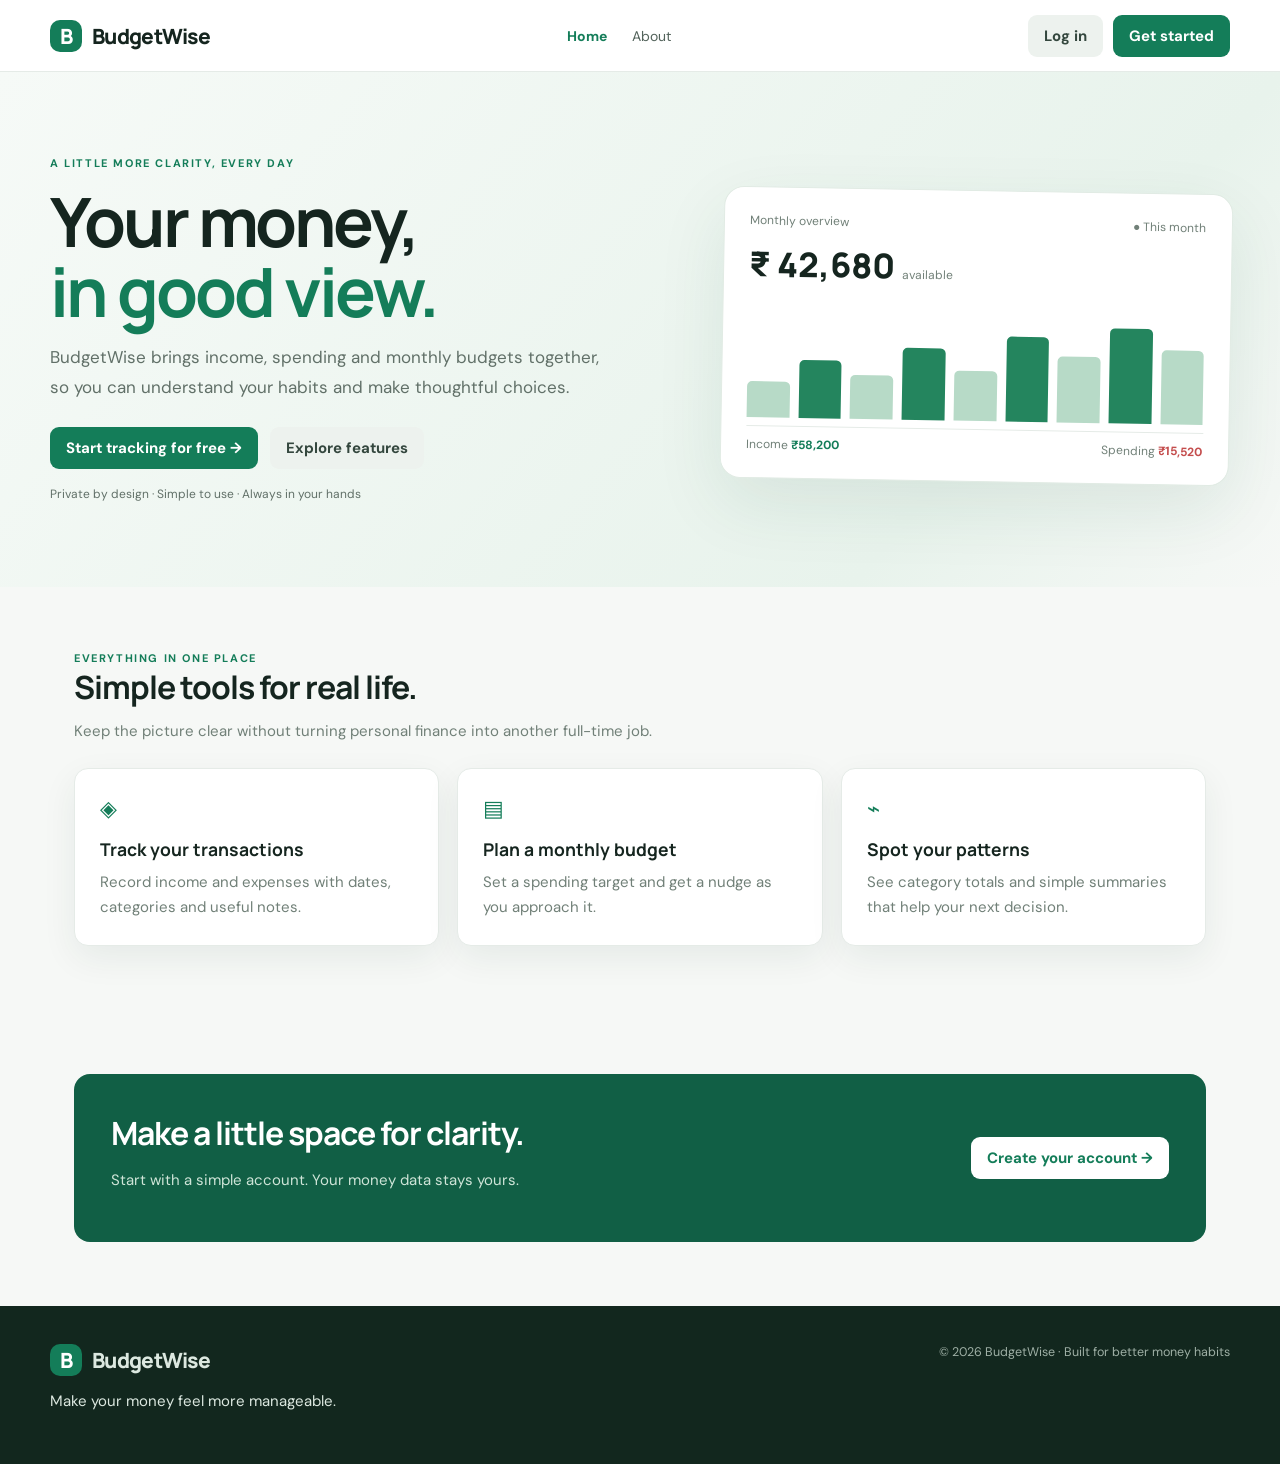
<file: docs/index.html>
<!doctype html>
<html lang="en"><head><meta charset="utf-8"><meta name="viewport" content="width=device-width, initial-scale=1"><meta name="theme-color" content="#147d59"><meta name="description" content="BudgetWise — smart personal expense and budget tracker"><title>BudgetWise — Your money, in good view</title><link rel="stylesheet" href="css/styles.css"><script defer src="js/app.js"></script></head><body data-page="home"><main id="app"></main></body></html>
</file>
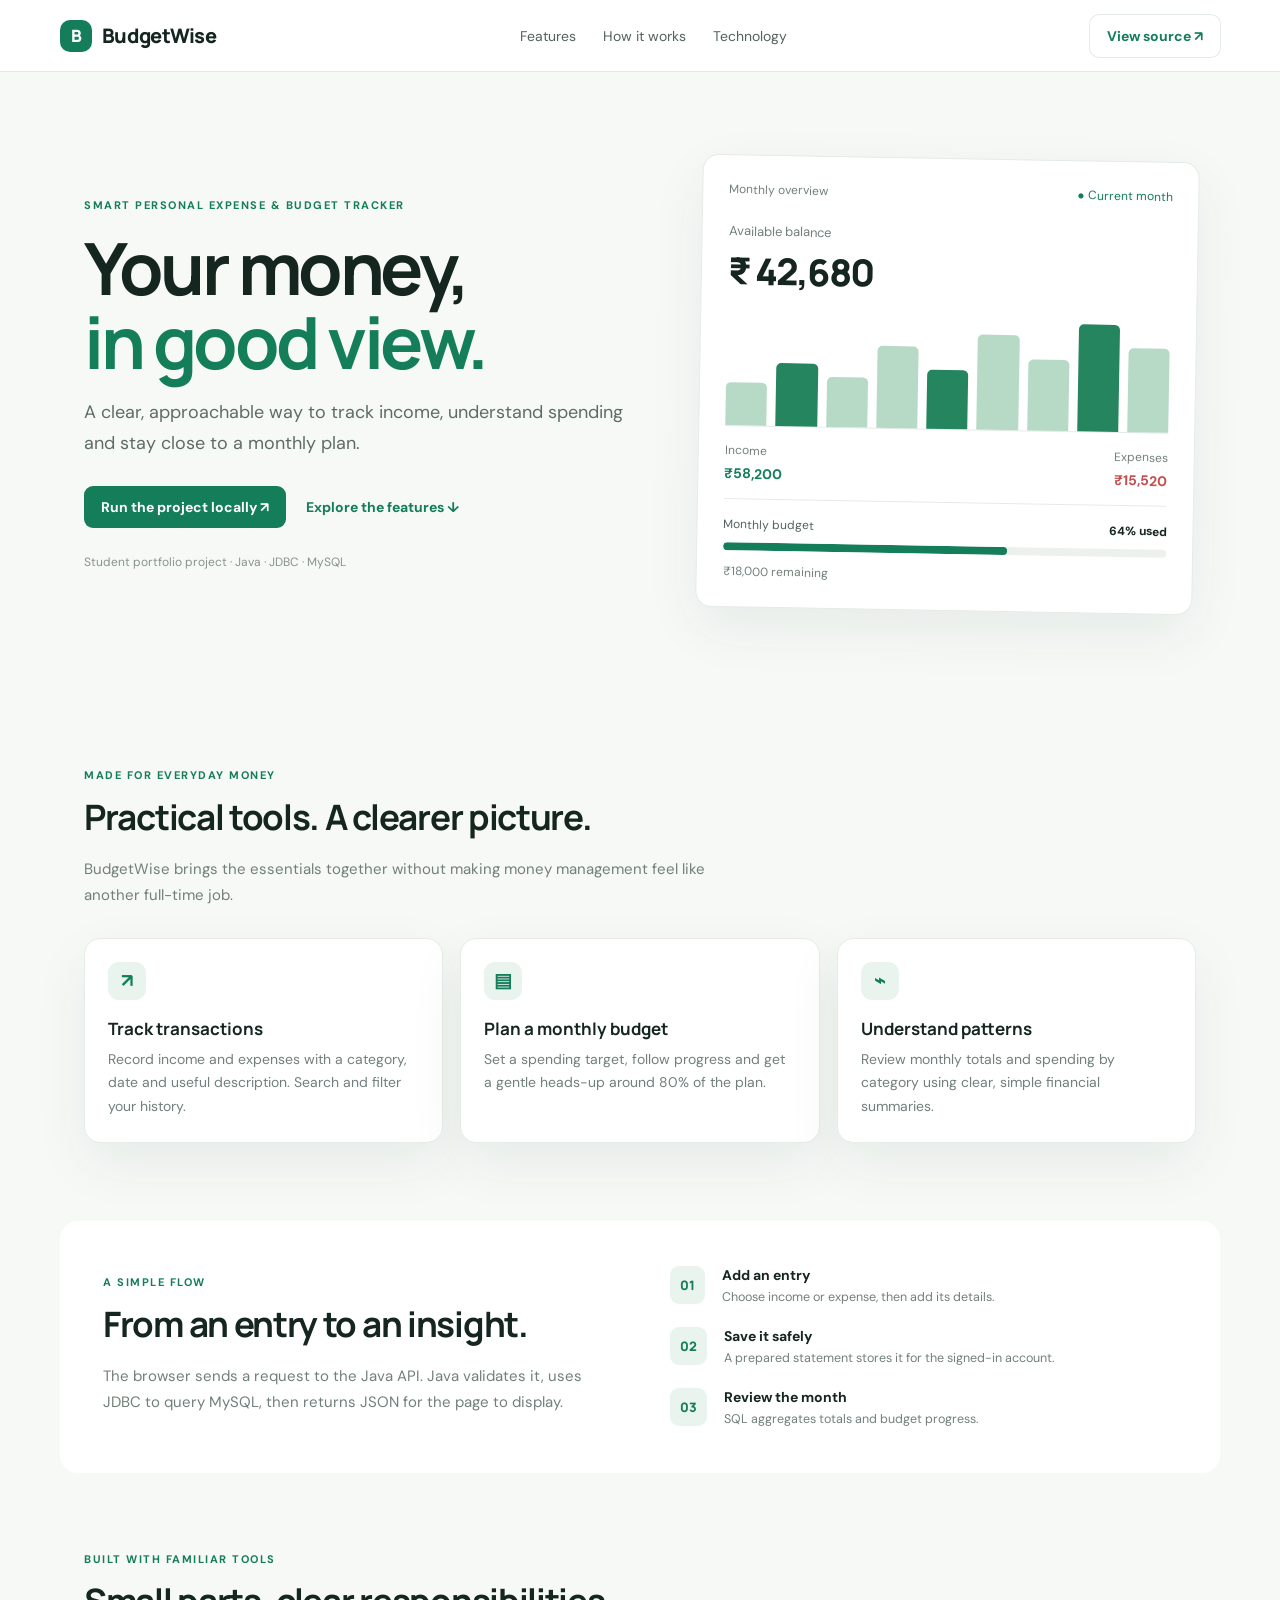
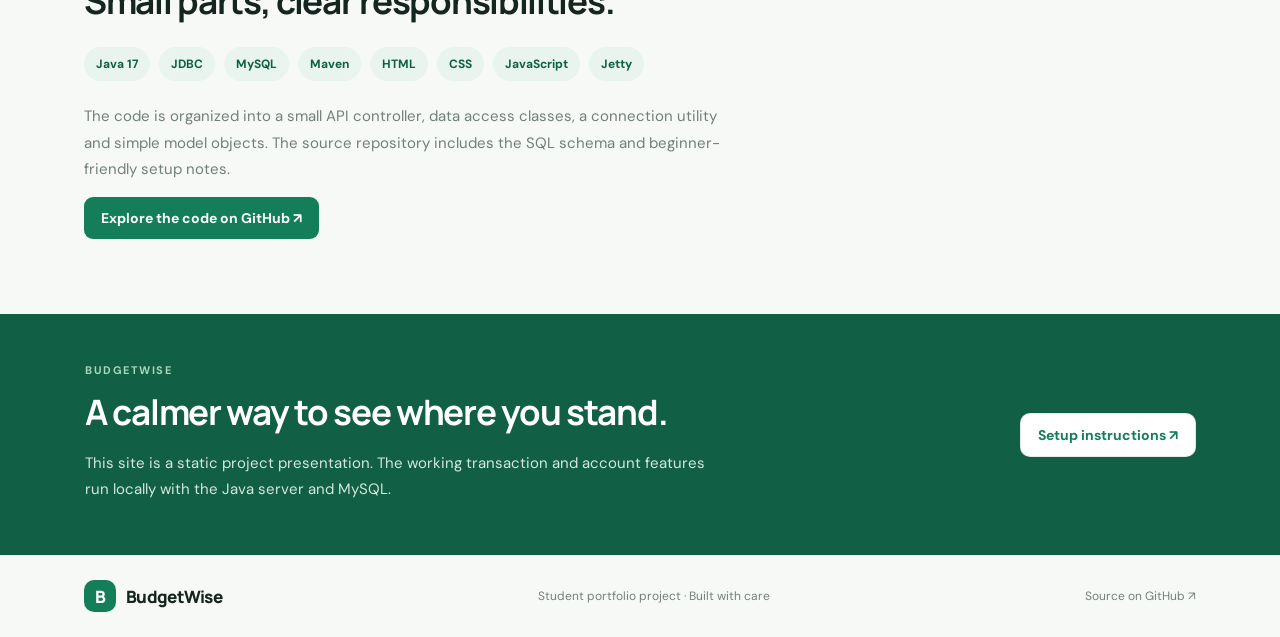
<file: site/index.html>
<!doctype html>
<html lang="en">
<head>
  <meta charset="utf-8">
  <meta name="viewport" content="width=device-width, initial-scale=1">
  <meta name="theme-color" content="#147d59">
  <meta name="description" content="BudgetWise is a student-built Java and MySQL personal finance tracker.">
  <title>BudgetWise — Personal Finance, in good view</title>
  <link rel="stylesheet" href="styles.css">
</head>
<body>
  <header class="topbar">
    <a class="brand" href="#top"><span class="mark">B</span>BudgetWise</a>
    <nav><a href="#features">Features</a><a href="#how">How it works</a><a href="#technology">Technology</a></nav>
    <a class="button button-light" href="https://github.com/keshaba-dev/BudgetWise">View source ↗</a>
  </header>
  <main id="top">
    <section class="hero">
      <div class="hero-copy">
        <p class="eyebrow">SMART PERSONAL EXPENSE &amp; BUDGET TRACKER</p>
        <h1>Your money,<br><span>in good view.</span></h1>
        <p class="lead">A clear, approachable way to track income, understand spending and stay close to a monthly plan.</p>
        <div class="actions"><a class="button button-green" href="https://github.com/keshaba-dev/BudgetWise#run-locally">Run the project locally ↗</a><a class="text-link" href="#features">Explore the features ↓</a></div>
        <p class="quiet">Student portfolio project · Java · JDBC · MySQL</p>
      </div>
      <div class="preview card">
        <div class="preview-top"><span>Monthly overview</span><span class="period">● Current month</span></div>
        <p class="balance-label">Available balance</p><p class="balance">₹ 42,680</p>
        <div class="bars" aria-label="Decorative monthly spending chart"><i style="--h:38%"></i><i style="--h:55%"></i><i style="--h:44%"></i><i style="--h:72%"></i><i style="--h:52%"></i><i style="--h:83%"></i><i style="--h:62%"></i><i style="--h:94%"></i><i style="--h:74%"></i></div>
        <div class="summary"><div><small>Income</small><strong>₹58,200</strong></div><div><small>Expenses</small><strong class="expense">₹15,520</strong></div></div>
        <div class="budget"><div><span>Monthly budget</span><b>64% used</b></div><span class="track"><i></i></span><small>₹18,000 remaining</small></div>
      </div>
    </section>
    <section class="section" id="features">
      <p class="eyebrow">MADE FOR EVERYDAY MONEY</p><h2>Practical tools. A clearer picture.</h2>
      <p class="intro">BudgetWise brings the essentials together without making money management feel like another full-time job.</p>
      <div class="feature-grid">
        <article class="card"><span class="icon">↗</span><h3>Track transactions</h3><p>Record income and expenses with a category, date and useful description. Search and filter your history.</p></article>
        <article class="card"><span class="icon">▤</span><h3>Plan a monthly budget</h3><p>Set a spending target, follow progress and get a gentle heads-up around 80% of the plan.</p></article>
        <article class="card"><span class="icon">⌁</span><h3>Understand patterns</h3><p>Review monthly totals and spending by category using clear, simple financial summaries.</p></article>
      </div>
    </section>
    <section class="section how" id="how">
      <div><p class="eyebrow">A SIMPLE FLOW</p><h2>From an entry to an insight.</h2><p class="intro">The browser sends a request to the Java API. Java validates it, uses JDBC to query MySQL, then returns JSON for the page to display.</p></div>
      <ol class="steps"><li><b>01</b><span><strong>Add an entry</strong><small>Choose income or expense, then add its details.</small></span></li><li><b>02</b><span><strong>Save it safely</strong><small>A prepared statement stores it for the signed-in account.</small></span></li><li><b>03</b><span><strong>Review the month</strong><small>SQL aggregates totals and budget progress.</small></span></li></ol>
    </section>
    <section class="section technology" id="technology"><p class="eyebrow">BUILT WITH FAMILIAR TOOLS</p><h2>Small parts, clear responsibilities.</h2><div class="chips"><span>Java 17</span><span>JDBC</span><span>MySQL</span><span>Maven</span><span>HTML</span><span>CSS</span><span>JavaScript</span><span>Jetty</span></div><p class="intro">The code is organized into a small API controller, data access classes, a connection utility and simple model objects. The source repository includes the SQL schema and beginner-friendly setup notes.</p><a class="button button-green" href="https://github.com/keshaba-dev/BudgetWise">Explore the code on GitHub ↗</a></section>
    <section class="closing"><div><p class="eyebrow">BUDGETWISE</p><h2>A calmer way to see where you stand.</h2><p>This site is a static project presentation. The working transaction and account features run locally with the Java server and MySQL.</p></div><a class="button button-light" href="https://github.com/keshaba-dev/BudgetWise#run-locally">Setup instructions ↗</a></section>
  </main>
  <footer><a class="brand" href="#top"><span class="mark">B</span>BudgetWise</a><span>Student portfolio project · Built with care</span><a href="https://github.com/keshaba-dev/BudgetWise">Source on GitHub ↗</a></footer>
</body>
</html>
</file>
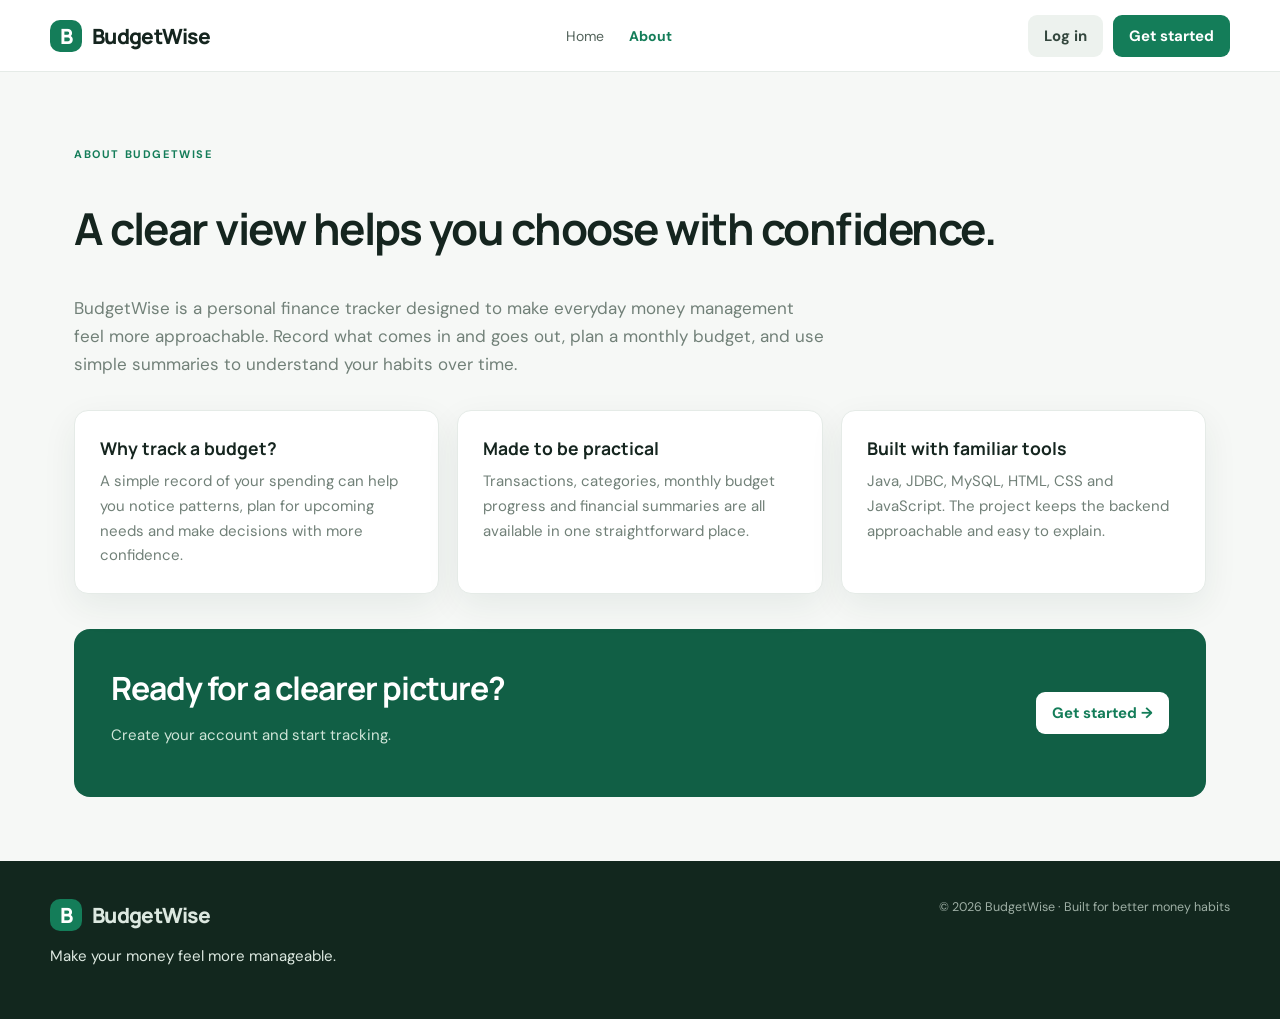
<file: docs/about.html>
<!doctype html>
<html lang="en"><head><meta charset="utf-8"><meta name="viewport" content="width=device-width, initial-scale=1"><meta name="theme-color" content="#147d59"><meta name="description" content="BudgetWise — smart personal expense and budget tracker"><title>about | BudgetWise</title><link rel="stylesheet" href="css/styles.css"><script defer src="js/app.js"></script></head><body data-page="about"><main id="app"></main></body></html>
</file>
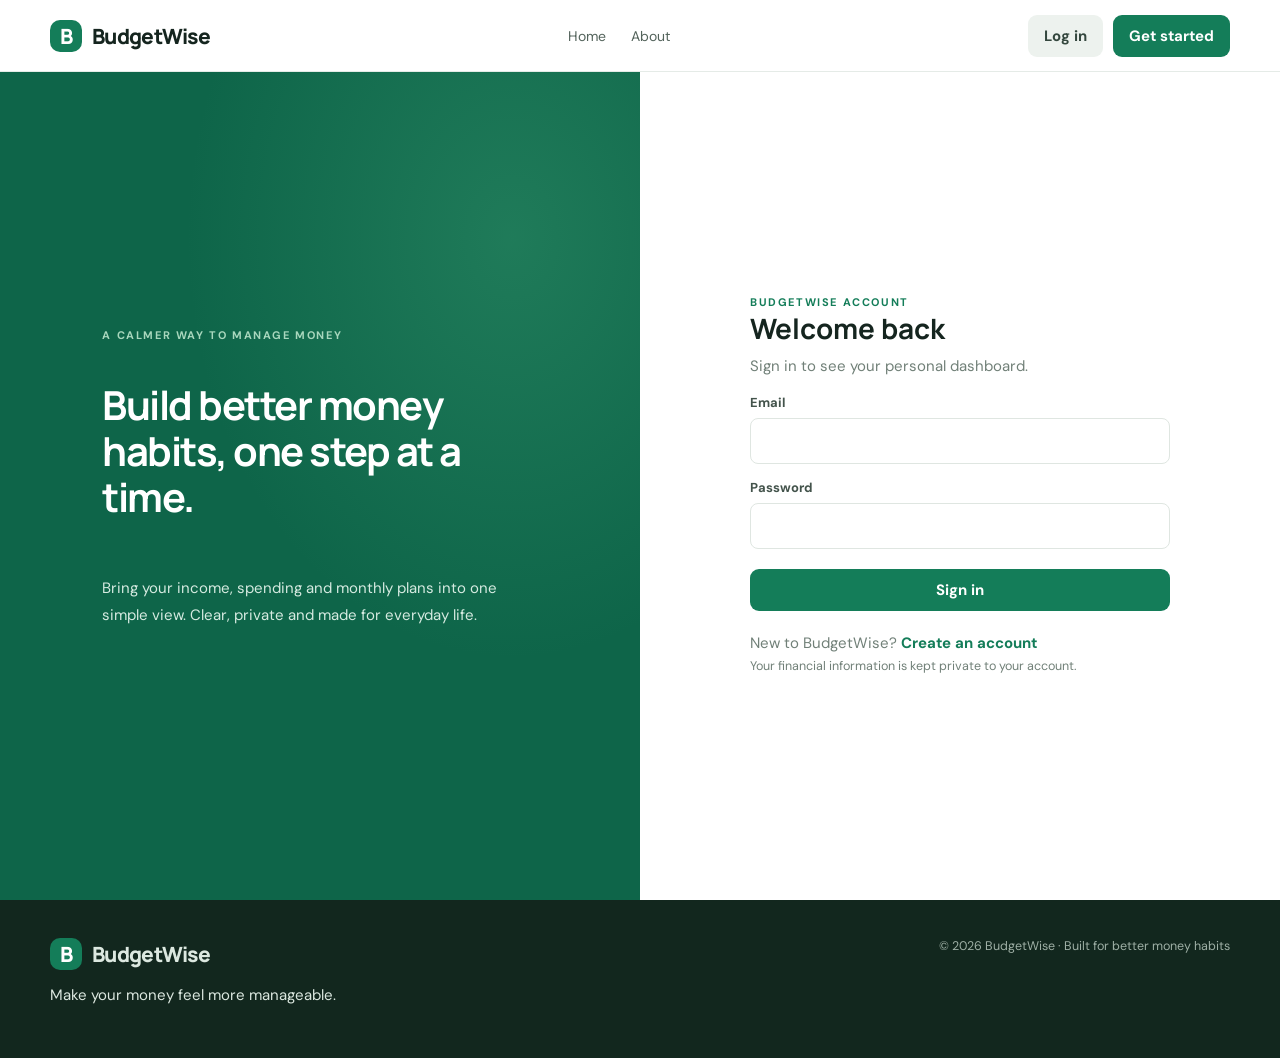
<file: docs/login.html>
<!doctype html>
<html lang="en"><head><meta charset="utf-8"><meta name="viewport" content="width=device-width, initial-scale=1"><meta name="theme-color" content="#147d59"><meta name="description" content="BudgetWise — smart personal expense and budget tracker"><title>login | BudgetWise</title><link rel="stylesheet" href="css/styles.css"><script defer src="js/app.js"></script></head><body data-page="login"><main id="app"></main></body></html>
</file>
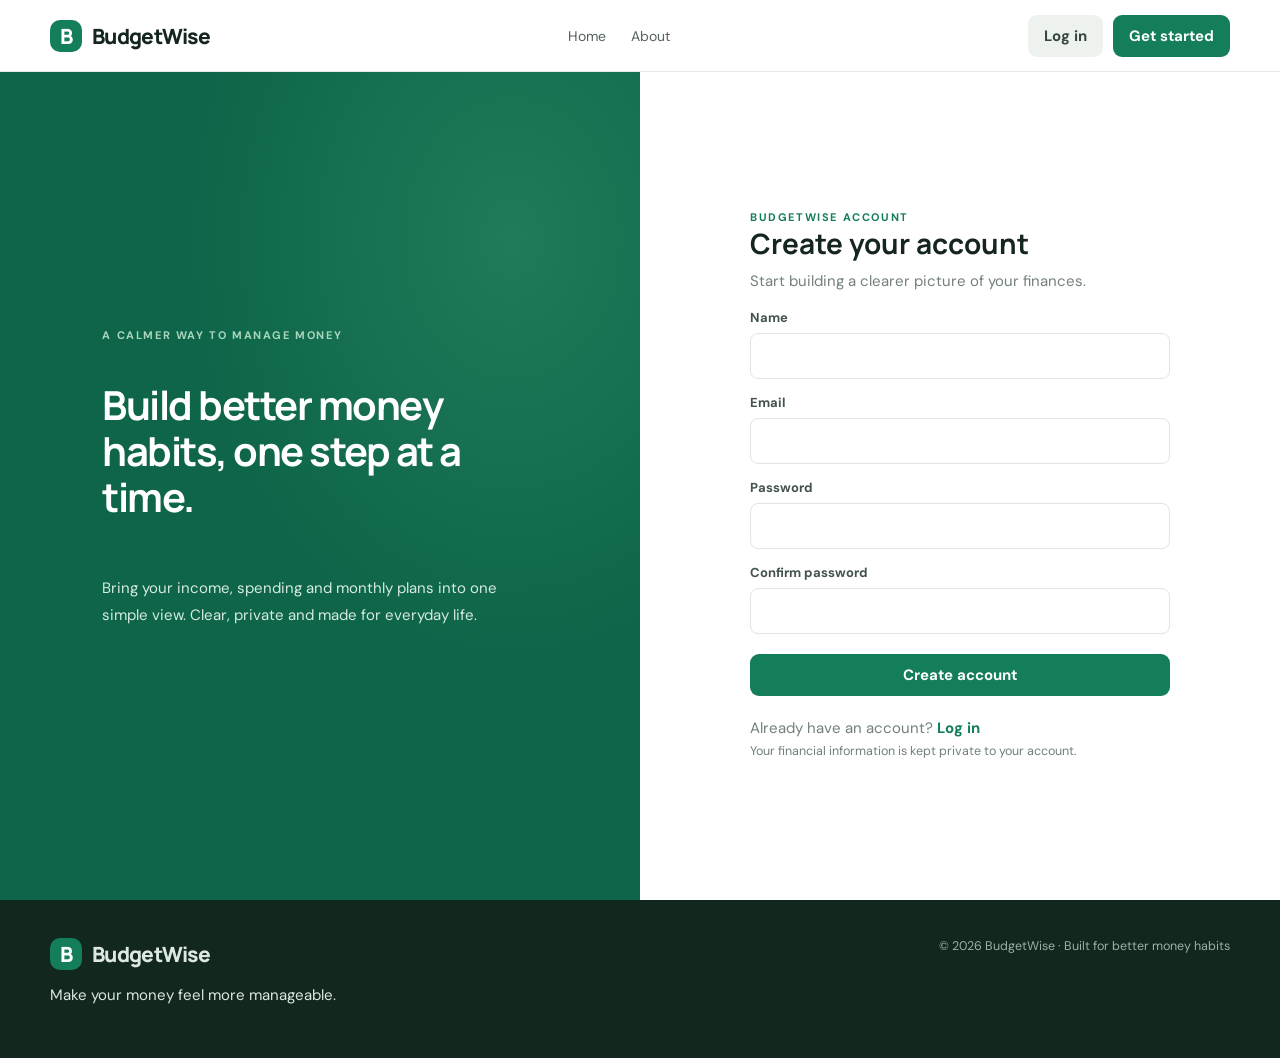
<file: docs/register.html>
<!doctype html>
<html lang="en"><head><meta charset="utf-8"><meta name="viewport" content="width=device-width, initial-scale=1"><meta name="theme-color" content="#147d59"><meta name="description" content="BudgetWise — smart personal expense and budget tracker"><title>register | BudgetWise</title><link rel="stylesheet" href="css/styles.css"><script defer src="js/app.js"></script></head><body data-page="register"><main id="app"></main></body></html>
</file>
<file: docs/css/styles.css>
@import url('https://fonts.googleapis.com/css2?family=DM+Sans:wght@400;500;600;700&family=Manrope:wght@400;500;600;700;800&display=swap');
:root{--ink:#15251f;--muted:#718078;--green:#147d59;--green-dark:#0c6044;--mint:#e9f4ef;--line:#e5ebe7;--canvas:#f6f8f6;--white:#fff;--orange:#b87518;--red:#c44d4d;--shadow:0 12px 35px rgba(20,52,38,.07)}*{box-sizing:border-box}body{margin:0;background:var(--canvas);color:var(--ink);font:15px 'DM Sans',sans-serif}h1,h2,h3,.brand{font-family:Manrope,sans-serif}a{color:inherit;text-decoration:none}button,input,select,textarea{font:inherit}button,.btn{border:0;cursor:pointer;border-radius:9px;padding:11px 16px;font-weight:700;display:inline-flex;align-items:center;justify-content:center;gap:8px;transition:.2s}.btn-primary{background:var(--green);color:white}.btn-primary:hover{background:var(--green-dark);transform:translateY(-1px)}.btn-quiet{background:#edf2ee;color:#34473e}.btn-danger{background:#fff0ee;color:var(--red)}.topbar{height:72px;background:white;border-bottom:1px solid var(--line);display:flex;align-items:center;justify-content:space-between;padding:0 max(calc((100% - 1180px)/2),24px);position:sticky;top:0;z-index:5}.brand{font-weight:800;font-size:21px;letter-spacing:-.7px;display:flex;gap:10px;align-items:center}.brand-mark{background:var(--green);color:#fff;width:32px;height:32px;border-radius:10px;display:grid;place-items:center}.nav{display:flex;gap:25px;color:#53635b;font-size:14px}.nav a:hover,.nav a.active{color:var(--green);font-weight:700}.nav-actions{display:flex;gap:10px;align-items:center}.wrap{max-width:1180px;margin:auto;padding:36px 24px 72px}.page-heading{display:flex;justify-content:space-between;align-items:end;gap:20px;margin-bottom:26px}.eyebrow{text-transform:uppercase;letter-spacing:1.6px;font-size:11px;color:var(--green);font-weight:700}.page-heading h1{font-size:31px;letter-spacing:-1px;margin:7px 0}.subtle{color:var(--muted);margin:0;line-height:1.65}.grid{display:grid;gap:18px}.stats{grid-template-columns:repeat(5,1fr)}.card{background:white;border:1px solid var(--line);border-radius:14px;padding:21px;box-shadow:var(--shadow)}.stat-label{font-size:13px;color:var(--muted);font-weight:600}.stat-value{font:700 26px Manrope;margin:13px 0 4px;letter-spacing:-1px}.stat-note{font-size:12px;color:var(--muted)}.stat-icon{float:right;background:var(--mint);color:var(--green);height:34px;width:34px;border-radius:10px;display:grid;place-items:center}.content-grid{grid-template-columns:1.5fr 1fr;margin-top:20px}.card-head{display:flex;justify-content:space-between;align-items:center;margin-bottom:18px}.card-head h2{font-size:17px;margin:0}.table-wrap{overflow:auto}.table{width:100%;border-collapse:collapse;white-space:nowrap}.table th{text-align:left;color:#849088;font-size:11px;text-transform:uppercase;letter-spacing:.8px;padding:11px 10px;border-bottom:1px solid var(--line)}.table td{padding:14px 10px;border-bottom:1px solid #f0f3f1;font-size:13px}.table tr:last-child td{border:0}.type-pill,.pill{display:inline-flex;border-radius:20px;padding:5px 9px;background:var(--mint);color:var(--green);font-size:11px;font-weight:700}.type-expense{background:#fff0ee;color:var(--red)}.progress{height:9px;background:#edf1ed;border-radius:20px;overflow:hidden;margin:13px 0}.progress span{display:block;background:var(--green);height:100%;border-radius:20px}.notice{padding:13px 15px;border-radius:10px;background:#fff5e7;color:#8c5a11;font-size:13px;margin:15px 0}.notice.alert{background:#fff0ee;color:#a33d3d}.actions{display:flex;flex-wrap:wrap;gap:10px}.form-card{max-width:680px}.form-grid{display:grid;grid-template-columns:1fr 1fr;gap:16px}.field{display:flex;flex-direction:column;gap:7px}.field.full{grid-column:1/-1}.field label{font-size:13px;font-weight:700;color:#43534b}.field input,.field select,.field textarea,.toolbar input,.toolbar select{border:1px solid #dfe6e1;background:white;border-radius:8px;padding:12px 13px;color:var(--ink);outline:none}.field input:focus,.field select:focus,.field textarea:focus{border-color:var(--green);box-shadow:0 0 0 3px #147d5918}.field textarea{min-height:95px;resize:vertical}.form-actions{display:flex;gap:10px;margin-top:20px}.toolbar{display:flex;gap:10px;flex-wrap:wrap;margin:0 0 16px}.toolbar input,.toolbar select{min-width:140px}.toolbar input[type=search]{flex:1}.empty{text-align:center;padding:42px;color:var(--muted)}.auth-shell{min-height:calc(100vh - 72px);display:grid;grid-template-columns:1fr 1fr;background:white}.auth-aside{background:#0e6549;color:#fff;padding:8vw;display:flex;flex-direction:column;justify-content:center;background-image:radial-gradient(ellipse at 80% 20%,#42a77a55,transparent 45%)}.auth-aside h1{font-size:40px;line-height:1.15;letter-spacing:-1.5px}.auth-aside p{max-width:430px;color:#d6ebe1;line-height:1.8}.auth-main{display:grid;place-items:center;padding:35px}.auth-box{width:min(420px,100%)}.auth-box h2{font-size:28px;margin:0 0 7px}.auth-box .field{margin-top:15px}.message{margin-top:14px;padding:12px;border-radius:8px;font-size:13px;display:none}.message.show{display:block;background:#e9f4ef;color:#0c6044}.message.error{background:#fff0ee;color:#a33d3d}.hero{padding:84px 24px 70px;background:linear-gradient(130deg,#f6faf7,#e8f3ec 75%,#f6f8f6)}.hero-inner{max-width:1180px;margin:auto;display:grid;grid-template-columns:1.1fr .9fr;gap:50px;align-items:center}.hero h1{font-size:clamp(42px,5.6vw,68px);line-height:1.03;letter-spacing:-3px;margin:16px 0}.hero h1 span{color:var(--green)}.hero p{color:#617068;font-size:17px;line-height:1.75;max-width:560px}.hero-actions{display:flex;gap:12px;margin-top:24px}.hero-preview{padding:25px;background:#fff;border:1px solid #e1ebe4;border-radius:20px;box-shadow:0 25px 70px #194b3217;transform:rotate(1deg)}.preview-top{display:flex;justify-content:space-between;color:var(--muted);font-size:12px}.preview-total{font:800 34px Manrope;margin:12px 0 20px}.chart{height:120px;display:flex;align-items:end;gap:9px;border-bottom:1px solid var(--line);padding:8px 0}.chart i{display:block;flex:1;background:#b7dac7;border-radius:5px 5px 0 0}.chart i:nth-child(2n){background:#24855e}.feature-grid{grid-template-columns:repeat(3,1fr)}.feature{padding:25px}.feature-icon{font-size:22px;color:var(--green);margin-bottom:14px}.feature h3{margin:0 0 9px}.section{padding:64px 24px;max-width:1180px;margin:auto}.section h2{font-size:32px;letter-spacing:-1px;margin:0 0 10px}.section-intro{max-width:580px;margin-bottom:25px}.cta{background:#115f45;color:white;border-radius:16px;padding:37px;display:flex;justify-content:space-between;align-items:center;gap:25px}.cta p{color:#cfe5d8}.footer{background:#12271e;color:#dce8e0;padding:38px 24px}.footer-inner{max-width:1180px;margin:auto;display:flex;justify-content:space-between;gap:20px}.footer small{color:#9eafa5}.mobile-menu{display:none}.auth-only{display:none}.profile-row{display:flex;gap:20px;align-items:center}.avatar{height:58px;width:58px;border-radius:50%;background:var(--mint);color:var(--green);font:700 22px Manrope;display:grid;place-items:center}.bar-list{display:grid;gap:14px}.bar-item{display:grid;grid-template-columns:130px 1fr 75px;gap:12px;align-items:center;font-size:13px}.bar-track{height:9px;background:#eef2ef;border-radius:20px}.bar-track i{display:block;background:#23845d;height:100%;border-radius:20px}
@media(max-width:900px){.nav{gap:14px}.stats{grid-template-columns:repeat(2,1fr)}.content-grid{grid-template-columns:1fr}.hero-inner{grid-template-columns:1fr}.hero-preview{max-width:540px}.auth-shell{grid-template-columns:1fr}.auth-aside{display:none}.feature-grid{grid-template-columns:1fr 1fr}}
@media(max-width:640px){.topbar{height:auto;min-height:64px;padding:12px 18px;flex-wrap:wrap}.nav{display:none;order:3;width:100%;padding:14px 0;flex-wrap:wrap}.nav.open{display:flex}.nav-actions .btn-quiet{display:none}.mobile-menu{display:inline-flex}.wrap{padding:27px 17px 55px}.page-heading{align-items:start;flex-direction:column}.stats{grid-template-columns:1fr 1fr;gap:10px}.stats .card{padding:15px}.stat-value{font-size:21px}.form-grid{grid-template-columns:1fr}.field.full{grid-column:auto}.hero{padding:56px 18px}.hero h1{letter-spacing:-2px}.hero-actions{flex-wrap:wrap}.feature-grid{grid-template-columns:1fr}.section{padding:45px 18px}.cta,.footer-inner{flex-direction:column;align-items:start}.auth-main{padding:30px 20px}.bar-item{grid-template-columns:95px 1fr 62px}.stat-note{font-size:11px}}
</file>
<file: site/styles.css>
@import url('https://fonts.googleapis.com/css2?family=DM+Sans:wght@400;500;600;700&family=Manrope:wght@400;500;600;700;800&display=swap');
:root{--ink:#15251f;--muted:#718078;--green:#147d59;--deep:#0d6045;--mint:#e9f4ef;--line:#e5ebe7;--paper:#f7f9f7;--white:#fff;--red:#c44d4d;--shadow:0 20px 55px #143c2812}*{box-sizing:border-box}html{scroll-behavior:smooth;scroll-padding-top:85px}body{margin:0;color:var(--ink);background:var(--paper);font:15px 'DM Sans',sans-serif}h1,h2,h3,.brand,.balance{font-family:Manrope,sans-serif}a{color:inherit;text-decoration:none}.topbar{height:72px;display:flex;align-items:center;justify-content:space-between;padding:0 max(calc((100% - 1160px)/2),24px);background:#ffffffed;border-bottom:1px solid var(--line);position:sticky;top:0;z-index:2;backdrop-filter:blur(10px)}.brand{display:flex;align-items:center;gap:10px;font-weight:800;font-size:20px;letter-spacing:-.7px}.mark{height:32px;width:32px;border-radius:10px;background:var(--green);color:white;display:grid;place-items:center;font-size:17px}.topbar nav{display:flex;gap:27px;color:#53635b;font-size:14px}.topbar nav a:hover,footer a:hover{color:var(--green)}.button{display:inline-flex;align-items:center;justify-content:center;padding:12px 17px;border-radius:9px;font-weight:700;font-size:14px;transition:.2s}.button-green{background:var(--green);color:white}.button-green:hover{background:var(--deep);transform:translateY(-1px)}.button-light{background:white;color:var(--green);box-shadow:0 0 0 1px var(--line)}.eyebrow{font-size:11px;color:var(--green);font-weight:700;letter-spacing:1.5px}.hero{max-width:1160px;margin:auto;padding:86px 24px 78px;display:grid;grid-template-columns:1.05fr .95fr;gap:65px;align-items:center}.hero h1{font-size:clamp(48px,6vw,72px);letter-spacing:-3.5px;line-height:1.02;margin:19px 0}.hero h1 span{color:var(--green)}.lead{max-width:550px;color:#5c6d64;font-size:18px;line-height:1.75}.actions{display:flex;align-items:center;gap:20px;margin:26px 0}.text-link{color:var(--green);font-size:14px;font-weight:700}.quiet{font-size:12px;color:#87938c}.card{background:white;border:1px solid var(--line);border-radius:16px;box-shadow:var(--shadow)}.preview{padding:26px;transform:rotate(1deg)}.preview-top,.summary,.budget>div{display:flex;justify-content:space-between;align-items:center}.preview-top{font-size:12px;color:var(--muted)}.period{color:var(--green)}.balance-label{font-size:13px;color:var(--muted);margin:25px 0 6px}.balance{font-size:37px;font-weight:800;letter-spacing:-1.5px;margin:0 0 16px}.bars{height:115px;border-bottom:1px solid var(--line);display:flex;align-items:end;gap:9px}.bars i{flex:1;height:var(--h);border-radius:5px 5px 0 0;background:#b7dac7}.bars i:nth-child(3n+2){background:#24855e}.summary{padding:16px 0;border-bottom:1px solid var(--line)}.summary div{display:grid;gap:6px}.summary small,.budget small{font-size:12px;color:var(--muted)}.summary strong{font-size:14px;color:var(--green)}.summary .expense{color:var(--red)}.budget{padding-top:17px}.budget>div{font-size:12px}.budget>div span{color:#53635b}.track{height:8px;background:#edf1ed;border-radius:20px;display:block;margin:10px 0;overflow:hidden}.track i{height:100%;width:64%;display:block;background:var(--green);border-radius:20px}.section{max-width:1160px;margin:auto;padding:68px 24px}.section h2,.closing h2{font-size:35px;letter-spacing:-1.3px;margin:10px 0}.intro{max-width:650px;line-height:1.75;color:var(--muted)}.feature-grid{display:grid;grid-template-columns:repeat(3,1fr);gap:17px;margin-top:29px}.feature-grid .card{padding:23px}.icon{display:grid;place-items:center;width:38px;height:38px;border-radius:11px;background:var(--mint);color:var(--green);font-size:19px;font-weight:700}.feature-grid h3{font-size:17px;margin:17px 0 8px}.feature-grid p{font-size:14px;color:var(--muted);line-height:1.7;margin:0}.how{display:grid;grid-template-columns:1fr 1fr;gap:60px;align-items:center;background:white;border-radius:18px;padding:43px;margin-top:10px}.steps{list-style:none;padding:0;margin:0;display:grid;gap:20px}.steps li{display:flex;align-items:start;gap:17px}.steps li>b{color:var(--green);font:800 13px Manrope;background:var(--mint);padding:10px;border-radius:9px}.steps span{display:grid;gap:4px}.steps strong{font-size:14px}.steps small{color:var(--muted);line-height:1.5}.technology{padding-bottom:75px}.chips{display:flex;flex-wrap:wrap;gap:9px;margin:22px 0}.chips span{padding:9px 12px;border-radius:30px;background:var(--mint);color:var(--deep);font-size:12px;font-weight:700}.closing{background:#115f45;color:white;padding:38px max(calc((100% - 1110px)/2),35px);display:flex;justify-content:space-between;align-items:center;gap:35px}.closing .eyebrow{color:#a8d7bd}.closing h2{max-width:590px}.closing p:not(.eyebrow){max-width:620px;color:#d4e8dc;line-height:1.7}.closing .button{flex:none}footer{max-width:1160px;margin:auto;padding:25px 24px;display:flex;justify-content:space-between;align-items:center;gap:20px;font-size:12px;color:var(--muted)}footer .brand{font-size:17px;color:var(--ink)}
@media(max-width:820px){.hero{grid-template-columns:1fr;gap:38px;padding-top:65px}.preview{max-width:600px}.how{gap:30px;padding:30px}.topbar nav{gap:14px}.closing{padding-left:28px;padding-right:28px}}
@media(max-width:600px){.topbar{height:64px;padding:0 16px}.topbar nav{display:none}.topbar>.button{padding:10px 12px;font-size:12px}.hero{padding:54px 18px 50px;gap:28px}.hero h1{font-size:49px;letter-spacing:-2.7px}.lead{font-size:16px}.actions{align-items:flex-start;flex-direction:column;gap:15px}.preview{padding:19px}.balance{font-size:31px}.section{padding:48px 18px}.section h2,.closing h2{font-size:29px}.feature-grid{grid-template-columns:1fr;gap:12px}.how{grid-template-columns:1fr;padding:24px 20px;margin-left:18px;margin-right:18px}.closing{padding:34px 20px;align-items:flex-start;flex-direction:column;gap:15px}footer{padding:23px 18px;align-items:flex-start;flex-direction:column;gap:12px}}
</file>
